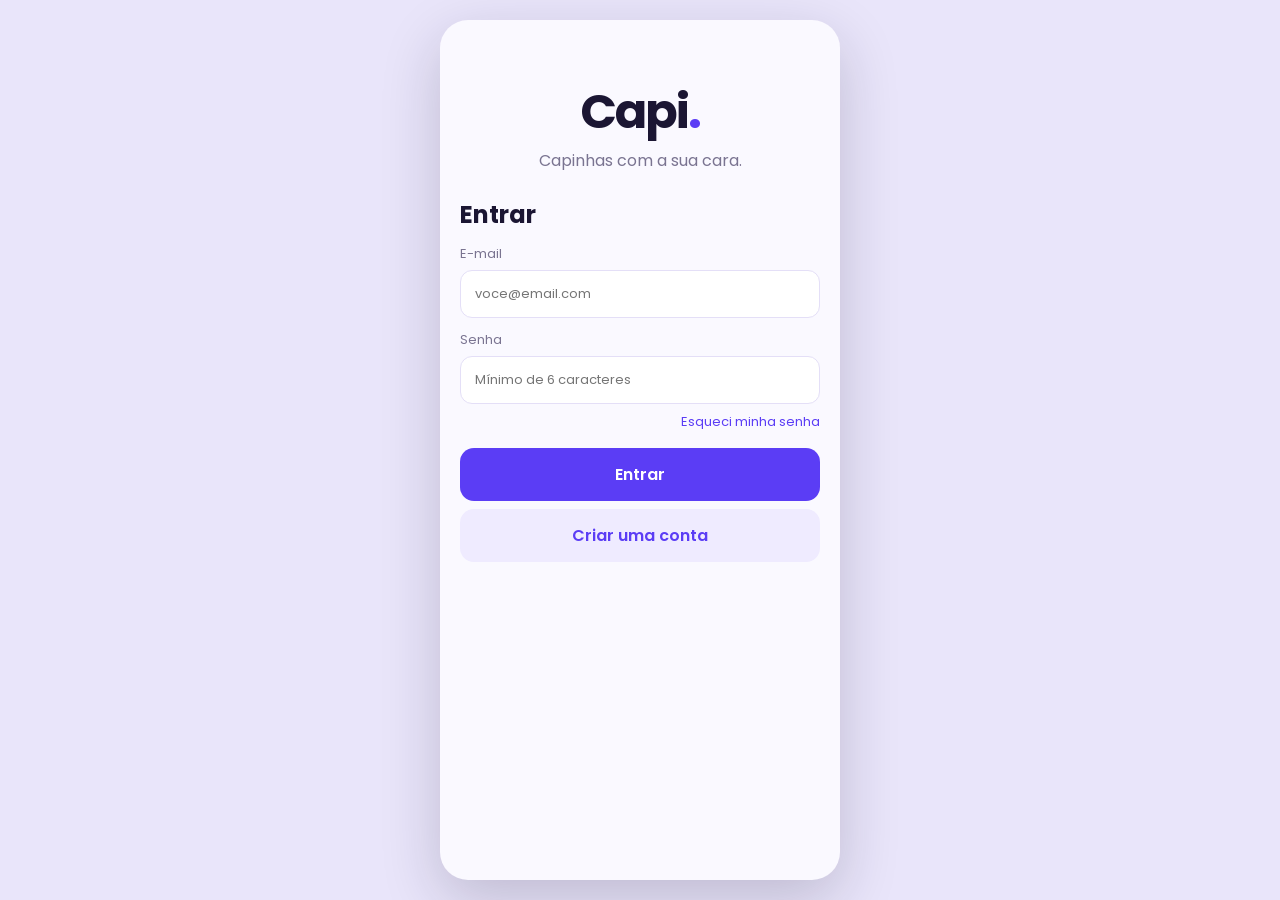
<file: index.html>
<!DOCTYPE html>
<html lang="pt-BR">
<head>
<meta charset="utf-8">
<meta name="viewport" content="width=device-width,initial-scale=1">
<title>Capi. – capinhas com a sua cara</title>
<link href="https://fonts.googleapis.com/css2?family=Poppins:wght@400;500;600;700&display=swap" rel="stylesheet">
<link rel="stylesheet" href="style.css">
</head>
<body>
<main class="app">

<!-- LOGIN -->
<section class="screen on" id="login">
  <div class="hero"><div class="logo">Capi<i>.</i></div><p class="mut">Capinhas com a sua cara.</p></div>
  <form id="loginForm" novalidate>
    <h2 id="loginTitle">Entrar</h2>
    <label class="f" id="nameBox" hidden>Nome<input id="lName" autocomplete="name"><small></small></label>
    <label class="f">E-mail<input id="lEmail" type="email" autocomplete="email" placeholder="voce@email.com"><small></small></label>
    <label class="f">Senha<input id="lPass" type="password" autocomplete="current-password" placeholder="Mínimo de 6 caracteres"><small></small></label>
    <a class="link" data-toast="A recuperação de senha depende do backend">Esqueci minha senha</a>
    <button class="btn" id="loginBtn">Entrar</button>
    <button type="button" class="btn ghost" id="switchMode">Criar uma conta</button>
  </form>
</section>

<!-- HOME -->
<section class="screen" id="home">
  <div class="top"><div><small class="mut">Bem-vindo(a)</small><h2 id="hi">Olá!</h2></div></div>
  <button class="search fake" data-go="search">🔍 Buscar capinhas…</button>
  <div class="banner"><div><h3>Capinhas novas, cores novas</h3><button class="btn" data-cat="">Ver coleção</button></div><div id="bannerImg"></div></div>
  <div class="chips" id="homeChips"></div>
  <div class="sec"><h3>Mais vendidas</h3><a data-cat="">Ver tudo</a></div>
  <div class="grid" id="homeGrid"></div>
  <div class="sec"><h3>Novidades</h3></div>
  <div class="grid" id="homeNew"></div>
</section>

<!-- CATEGORIAS -->
<section class="screen" id="categories">
  <div class="top"><h2>Categorias</h2></div>
  <div id="catList"></div>
</section>

<!-- BUSCA -->
<section class="screen" id="search">
  <div class="top"><button class="back" data-back aria-label="Voltar">‹</button>
    <form id="searchForm" style="flex:1"><input class="search" id="q" placeholder="Buscar capinhas…" autocomplete="off"></form></div>
  <h3 class="sec">Buscas sugeridas</h3>
  <div class="chips wrap" id="suggest"></div>
</section>

<!-- RESULTADOS -->
<section class="screen" id="results">
  <div class="top"><button class="back" data-back aria-label="Voltar">‹</button><h2 id="resTitle">Capinhas</h2>
    <button class="back" data-go="filters" aria-label="Filtros" style="margin-left:auto">⚙</button></div>
  <p class="mut small" id="resCount"></p>
  <div class="grid" id="resGrid"></div>
</section>

<!-- FILTROS -->
<section class="screen" id="filters">
  <div class="top"><button class="back" data-back aria-label="Voltar">‹</button><h2>Filtros</h2></div>
  <h3 class="sec">Categoria</h3><div class="chips wrap" id="fCats"></div>
  <h3 class="sec">Preço máximo: <span id="fMaxOut">R$ 100,00</span></h3>
  <input type="range" id="fMax" min="30" max="100" step="5" value="100" style="width:100%;accent-color:var(--p)">
  <label class="f">Ordenar por<select id="fSort"><option value="rel">Mais relevantes</option><option value="asc">Menor preço</option><option value="desc">Maior preço</option></select></label>
  <button class="btn" data-act="applyFilters">Aplicar filtros</button>
  <button class="btn ghost" data-act="clearFilters" style="margin-top:10px">Limpar</button>
</section>

<!-- DETALHE DO PRODUTO -->
<section class="screen" id="detail">
  <div class="top"><button class="back" data-back aria-label="Voltar">‹</button><h2>Detalhes</h2></div>
  <div id="detailBody"></div>
</section>

<!-- FAVORITOS -->
<section class="screen" id="favorites">
  <div class="top"><h2>Favoritos</h2></div>
  <div class="grid" id="favGrid"></div>
</section>

<!-- SACOLA -->
<section class="screen" id="cart">
  <div class="top"><h2>Minha sacola</h2></div>
  <div id="cartBody"></div>
</section>

<!-- FINALIZAR COMPRA -->
<section class="screen" id="checkout">
  <div class="top"><button class="back" data-back aria-label="Voltar">‹</button><h2>Finalizar compra</h2></div>
  <form id="addrForm" novalidate>
    <h3>Endereço de entrega</h3>
    <label class="f">CEP<input id="cep" inputmode="numeric" maxlength="9" placeholder="00000-000"><small></small></label>
    <label class="f">Rua<input id="street" autocomplete="address-line1"><small></small></label>
    <label class="f">Número<input id="num" inputmode="numeric"><small></small></label>
    <label class="f">Cidade<input id="city"><small></small></label>
    <h3 class="sec">Entrega</h3>
    <label class="row opt"><input type="radio" name="ship" value="std" checked><div class="info"><b>Padrão</b><br><span class="mut">5 dias úteis · grátis acima de R$ 100</span></div><b>R$ 12,90</b></label>
    <label class="row opt"><input type="radio" name="ship" value="exp"><div class="info"><b>Expressa</b><br><span class="mut">2 dias úteis</span></div><b>R$ 24,90</b></label>
    <div class="sum" id="coSum"></div>
    <button class="btn" style="margin-top:14px">Continuar para o pagamento</button>
  </form>
</section>

<!-- PAGAMENTO -->
<section class="screen" id="payment">
  <div class="top"><button class="back" data-back aria-label="Voltar">‹</button><h2>Pagamento</h2></div>
  <div class="tabs" id="payTabs">
    <button class="chip on" data-pay="pix">Pix</button><button class="chip" data-pay="card">Cartão</button><button class="chip" data-pay="boleto">Boleto</button>
  </div>
  <form id="payForm" novalidate>
    <div id="payPix" class="note">Ao confirmar, o código Pix é gerado pelo banco. Essa etapa será ligada ao backend.</div>
    <div id="payBoleto" class="note" hidden>O boleto vence em 3 dias úteis e é gerado pelo backend após a confirmação.</div>
    <div id="payCard" hidden>
      <label class="f">Número do cartão<input id="cNum" inputmode="numeric" maxlength="19" placeholder="0000 0000 0000 0000"><small></small></label>
      <label class="f">Nome no cartão<input id="cName" autocomplete="cc-name"><small></small></label>
      <div class="two">
        <label class="f">Validade<input id="cExp" inputmode="numeric" maxlength="5" placeholder="MM/AA"><small></small></label>
        <label class="f">CVV<input id="cCvv" inputmode="numeric" maxlength="4" placeholder="000"><small></small></label>
      </div>
    </div>
    <div class="sum" id="paySum"></div>
    <button class="btn" style="margin-top:14px">Confirmar pedido</button>
  </form>
</section>

<!-- PEDIDO CONFIRMADO -->
<section class="screen" id="confirmed">
  <div class="empty"><div class="okmark">✓</div><h2>Pedido confirmado!</h2>
    <p>Número do pedido <b id="okId"></b></p><p class="mut">Você pode acompanhar cada etapa da entrega.</p></div>
  <button class="btn" data-go="tracking">Rastrear pedido</button>
  <button class="btn ghost" data-go="orders" style="margin-top:10px">Meus pedidos</button>
  <button class="btn ghost" data-go="home" style="margin-top:10px">Voltar para a loja</button>
</section>

<!-- MEUS PEDIDOS -->
<section class="screen" id="orders">
  <div class="top"><button class="back" data-back aria-label="Voltar">‹</button><h2>Meus pedidos</h2></div>
  <div id="orderList"></div>
</section>

<!-- RASTREAMENTO -->
<section class="screen" id="tracking">
  <div class="top"><button class="back" data-back aria-label="Voltar">‹</button><h2>Rastreamento</h2></div>
  <div class="sum" id="trackInfo"></div>
  <div id="steps" style="margin-top:22px"></div>
</section>

<!-- PERFIL -->
<section class="screen" id="profile">
  <div class="top"><h2>Perfil</h2></div>
  <div class="av" id="avatar">C</div>
  <h3 style="text-align:center" id="pName"></h3><p class="mut" style="text-align:center;margin-bottom:20px" id="pEmail"></p>
  <div class="menu">
    <button data-go="orders">Meus pedidos <span>›</span></button>
    <button data-go="favorites">Favoritos <span>›</span></button>
    <button data-go="help">Ajuda e suporte <span>›</span></button>
    <button data-act="logout">Sair da conta <span>›</span></button>
  </div>
</section>

<!-- AJUDA E SUPORTE -->
<section class="screen" id="help">
  <div class="top"><button class="back" data-back aria-label="Voltar">‹</button><h2>Ajuda e suporte</h2></div>
  <details><summary>Quanto tempo leva a entrega?</summary><p>A entrega padrão leva 5 dias úteis e a expressa, 2 dias úteis.</p></details>
  <details><summary>Como troco uma capinha?</summary><p>Você tem 7 dias após o recebimento. Fale com a gente pelo formulário abaixo.</p></details>
  <details><summary>Quais formas de pagamento?</summary><p>Pix, cartão de crédito e boleto.</p></details>
  <form id="helpForm" novalidate>
    <label class="f">Sua mensagem<textarea id="hMsg" rows="4" placeholder="Conte como podemos ajudar"></textarea><small></small></label>
    <button class="btn">Enviar mensagem</button>
  </form>
</section>

<nav id="nav" hidden>
  <button data-go="home"><span>🏠</span>Início</button>
  <button data-go="categories"><span>▦</span>Categorias</button>
  <button data-go="favorites"><span>♥</span>Favoritos</button>
  <button data-go="cart"><span>👜</span>Sacola<em id="badge" hidden>0</em></button>
  <button data-go="profile"><span>☺</span>Perfil</button>
</nav>
<div id="toast" role="status"></div>
</main>
<script src="script.js"></script>
</body>
</html>
</file>
<file: style.css>
:root{--p:#5B3DF5;--pd:#4328D6;--soft:#EFEBFF;--ink:#1B1633;--mut:#7A7491;--bg:#FAF9FF;--line:#E4DFF7;--ok:#1FA971;--err:#E5484D}
*{box-sizing:border-box;margin:0}
body{font-family:Poppins,system-ui,sans-serif;background:#E9E5FA;color:var(--ink);min-height:100vh;display:grid;place-items:center}
button,input,select,textarea{font:inherit;color:inherit}
button{cursor:pointer;border:0;background:none}
:focus-visible{outline:3px solid #B7A8FF;outline-offset:2px}
[hidden]{display:none!important}
.mut{color:var(--mut)}.small{font-size:13px}
.link{display:block;text-align:right;color:var(--p);font-size:13px;margin:-4px 0 16px;cursor:pointer}

/* moldura do app */
.app{position:relative;width:400px;height:min(860px,100vh);background:var(--bg);overflow:hidden;border-radius:28px;box-shadow:0 20px 60px #1B163333}
.screen{position:absolute;inset:0;overflow-y:auto;padding:0 20px 100px;display:none}
.screen.on{display:block;animation:in .2s ease}
@keyframes in{from{opacity:0;transform:translateX(10px)}}

/* topo */
.top{display:flex;align-items:center;gap:12px;padding:20px 0 12px;position:sticky;top:0;background:var(--bg);z-index:2}
.top h2{font-size:18px}
.back{width:40px;height:40px;border-radius:12px;background:#fff;border:1px solid var(--line);font-size:20px;flex:none}
.back:hover{background:var(--soft)}

/* botões */
.btn{display:block;width:100%;padding:14px;border-radius:14px;background:var(--p);color:#fff;font-weight:600;transition:.15s;margin-top:8px}
.btn:hover{background:var(--pd)}.btn:active{transform:scale(.98)}
.btn.ghost{background:var(--soft);color:var(--p)}.btn.ghost:hover{background:#E2DBFF}

/* formulários */
.f{display:block;font-size:13px;color:var(--mut);margin:12px 0}
.f input,.f select,.f textarea,.search{display:block;width:100%;margin-top:6px;padding:13px 14px;border:1.5px solid var(--line);border-radius:12px;background:#fff;color:var(--ink)}
.f input:focus,.f select:focus,.f textarea:focus,.search:focus{border-color:var(--p);outline:0}
.f.bad input,.f.bad textarea{border-color:var(--err)}
.f small{color:var(--err);font-size:12px;display:block}
.search{margin:0 0 8px;text-align:left}.search.fake{color:var(--mut);cursor:pointer}
.two{display:grid;grid-template-columns:1fr 1fr;gap:12px}
.note{background:var(--soft);border-radius:14px;padding:14px;font-size:14px;margin:16px 0}
.opt input{accent-color:var(--p)}

/* login */
.hero{padding:56px 0 24px;text-align:center}
.logo{font-size:48px;font-weight:700;letter-spacing:-2px}.logo i{color:var(--p);font-style:normal}
#login h2{margin-bottom:4px}

/* home */
.banner{background:linear-gradient(135deg,var(--p),#8E6BFF);color:#fff;border-radius:20px;padding:20px;display:flex;justify-content:space-between;align-items:center;margin:8px 0 16px}
.banner h3{font-size:20px;max-width:150px;line-height:1.25}
.banner .btn{width:auto;padding:8px 16px;background:#fff;color:var(--p);font-size:13px;margin-top:12px}
.banner svg{height:120px;transform:rotate(8deg)}
.chips{display:flex;gap:8px;overflow-x:auto;padding:4px 0 10px}.chips.wrap{flex-wrap:wrap}
.chip{padding:8px 14px;border-radius:99px;background:#fff;border:1px solid var(--line);white-space:nowrap;font-size:13px;transition:.15s}
.chip:hover{border-color:var(--p)}.chip.on{background:var(--p);color:#fff;border-color:var(--p)}
.sec{display:flex;justify-content:space-between;align-items:center;margin:18px 0 10px;font-size:16px}
.sec a{color:var(--p);font-size:13px;cursor:pointer}

/* cards de produto */
.grid{display:grid;grid-template-columns:1fr 1fr;gap:14px}
.card{background:#fff;border-radius:18px;padding:10px;border:1px solid var(--line);cursor:pointer;transition:.15s}
.card:hover{box-shadow:0 8px 20px #5B3DF51F;transform:translateY(-2px)}
.img{position:relative;background:var(--soft);border-radius:14px;height:150px;display:grid;place-items:center}
.img svg{height:130px}
.fav{position:absolute;top:6px;right:6px;width:32px;height:32px;border-radius:50%;background:#fff;color:#C9C3E0;font-size:16px}
.fav.on{color:#FF4D79}
.card h4{font-size:14px;margin-top:8px}.card p{font-size:12px;color:var(--mut)}.card b{color:var(--p)}

/* listas */
.row{display:flex;gap:12px;background:#fff;border:1px solid var(--line);border-radius:16px;padding:10px;margin-bottom:12px;align-items:center;cursor:pointer}
.row .thumb{width:64px;height:76px;background:var(--soft);border-radius:12px;display:grid;place-items:center;flex:none}
.row .thumb svg{height:64px}.row .info{flex:1;font-size:13px}
.qty{display:flex;align-items:center;gap:10px;margin-top:6px}
.qty button{width:28px;height:28px;border-radius:8px;background:var(--soft);color:var(--p)}
.del{color:var(--err);font-size:12px}
.tag{font-size:11px;padding:3px 8px;border-radius:99px;background:var(--soft);color:var(--p)}.tag.ok{background:#DDF7EB;color:var(--ok)}
.sum{background:#fff;border:1px solid var(--line);border-radius:16px;padding:14px;font-size:14px;margin-top:12px}
.sum div{display:flex;justify-content:space-between;padding:4px 0}
.sum .t{font-weight:700;font-size:16px;border-top:1px dashed var(--line);margin-top:6px;padding-top:10px}
.empty{text-align:center;color:var(--mut);padding:50px 0 30px}
.empty h2{color:var(--ink);margin:8px 0}.empty svg{height:90px}
.okmark{width:84px;height:84px;border-radius:50%;background:var(--ok);color:#fff;font-size:44px;display:grid;place-items:center;margin:20px auto}

/* detalhe */
.big{height:300px;background:var(--soft);border-radius:24px;display:grid;place-items:center;position:relative;margin-bottom:14px}
.big svg{height:260px}.big .fav{top:12px;right:12px}
.price{font-size:22px;font-weight:700;color:var(--p)}

/* rastreamento */
.step{display:flex;gap:12px;padding-bottom:24px;position:relative;font-size:14px}
.step::before{content:"";position:absolute;left:11px;top:24px;bottom:0;width:2px;background:var(--line)}
.step:last-child::before{display:none}
.dot{width:24px;height:24px;border-radius:50%;background:var(--line);flex:none;display:grid;place-items:center;color:#fff;font-size:12px}
.step.done .dot,.step.done::before{background:var(--ok)}
.step small{display:block;color:var(--mut)}

/* pagamento, perfil, ajuda */
.tabs{display:flex;gap:8px}.tabs .chip{flex:1;text-align:center}
.av{width:84px;height:84px;border-radius:50%;background:var(--p);color:#fff;font-size:32px;display:grid;place-items:center;margin:20px auto 8px}
.menu button{display:flex;justify-content:space-between;width:100%;padding:16px;background:#fff;border:1px solid var(--line);border-radius:14px;margin-bottom:10px;text-align:left}
.menu button:hover{background:var(--soft)}
details{background:#fff;border:1px solid var(--line);border-radius:14px;padding:14px;margin-bottom:10px;font-size:14px}
summary{font-weight:600;cursor:pointer}details p{margin-top:8px;color:var(--mut)}

/* navegação inferior */
#nav{position:absolute;bottom:0;left:0;right:0;display:flex;background:#fff;border-top:1px solid var(--line);padding:8px 8px 12px;z-index:5}
#nav button{flex:1;font-size:11px;color:var(--mut);display:grid;gap:2px;justify-items:center;position:relative}
#nav button.on{color:var(--p);font-weight:600}
#nav span{font-size:20px}
#nav em{position:absolute;top:-2px;right:22%;background:#FF4D79;color:#fff;border-radius:99px;font-size:10px;padding:0 5px;font-style:normal}

/* aviso */
#toast{position:absolute;left:50%;bottom:96px;transform:translateX(-50%);background:var(--ink);color:#fff;padding:10px 16px;border-radius:12px;font-size:13px;opacity:0;pointer-events:none;transition:.2s;z-index:9;max-width:90%;text-align:center}
#toast.on{opacity:1}

/* responsivo: celular em tela cheia, tablet e desktop com moldura */
@media(max-width:480px){body{display:block}.app{width:100%;height:100vh;height:100dvh;border-radius:0;box-shadow:none}}
@media(min-width:481px) and (max-width:900px){.app{width:440px}}
@media(prefers-reduced-motion:reduce){*{animation:none!important;transition:none!important}}
</file>
